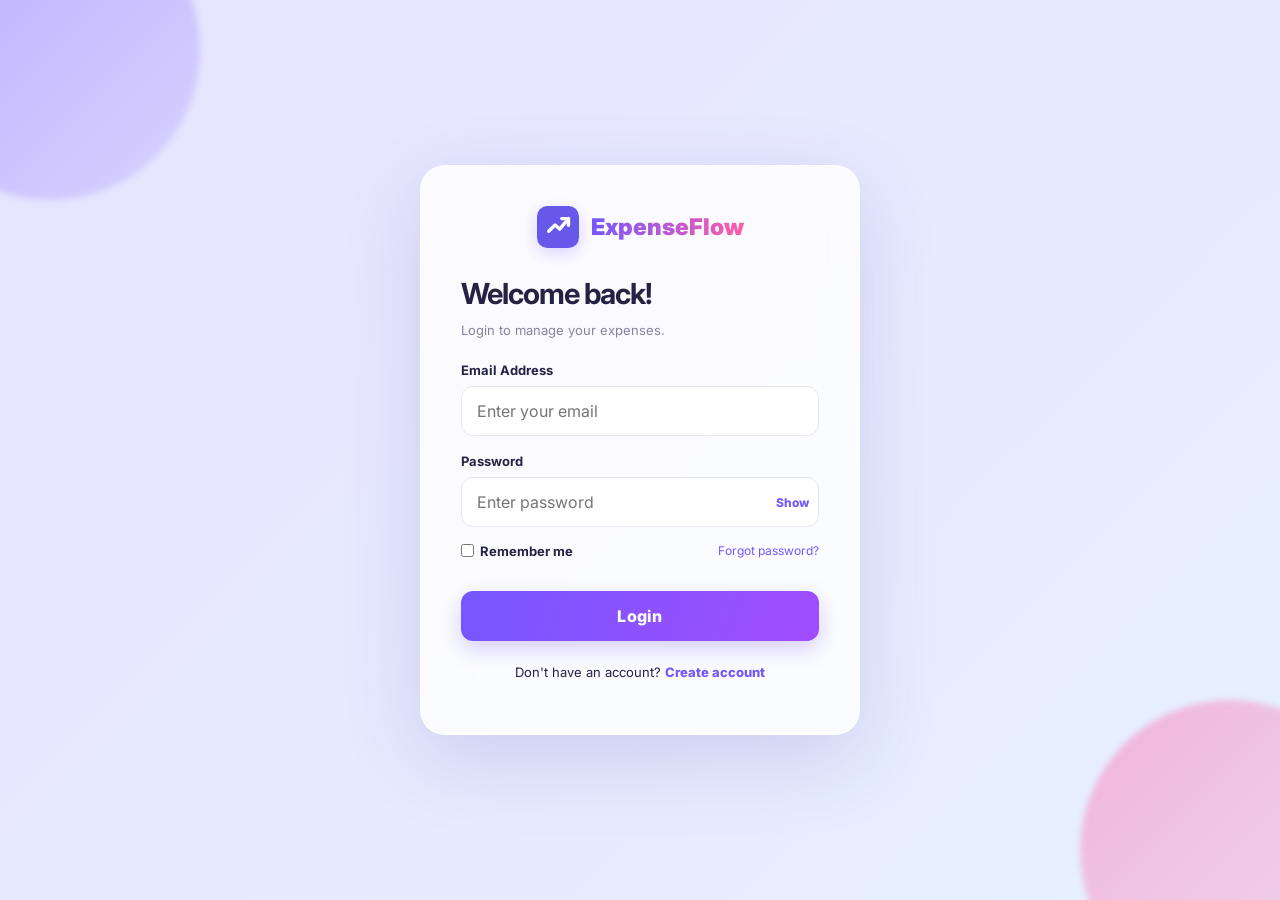
<file: index.html>
<!DOCTYPE html>
<html lang="en">
<head>
    <meta charset="UTF-8">
    <meta name="viewport" content="width=device-width, initial-scale=1.0">
    <title>ExpenseFlow</title>
</head>
<body>
    <script>
        const user = localStorage.getItem("ef_current");

        if (user) {
            window.location.href = "dashboard.html";
        } else {
            window.location.href = "login.html";
        }
    </script>
</body>
</html>
</file>
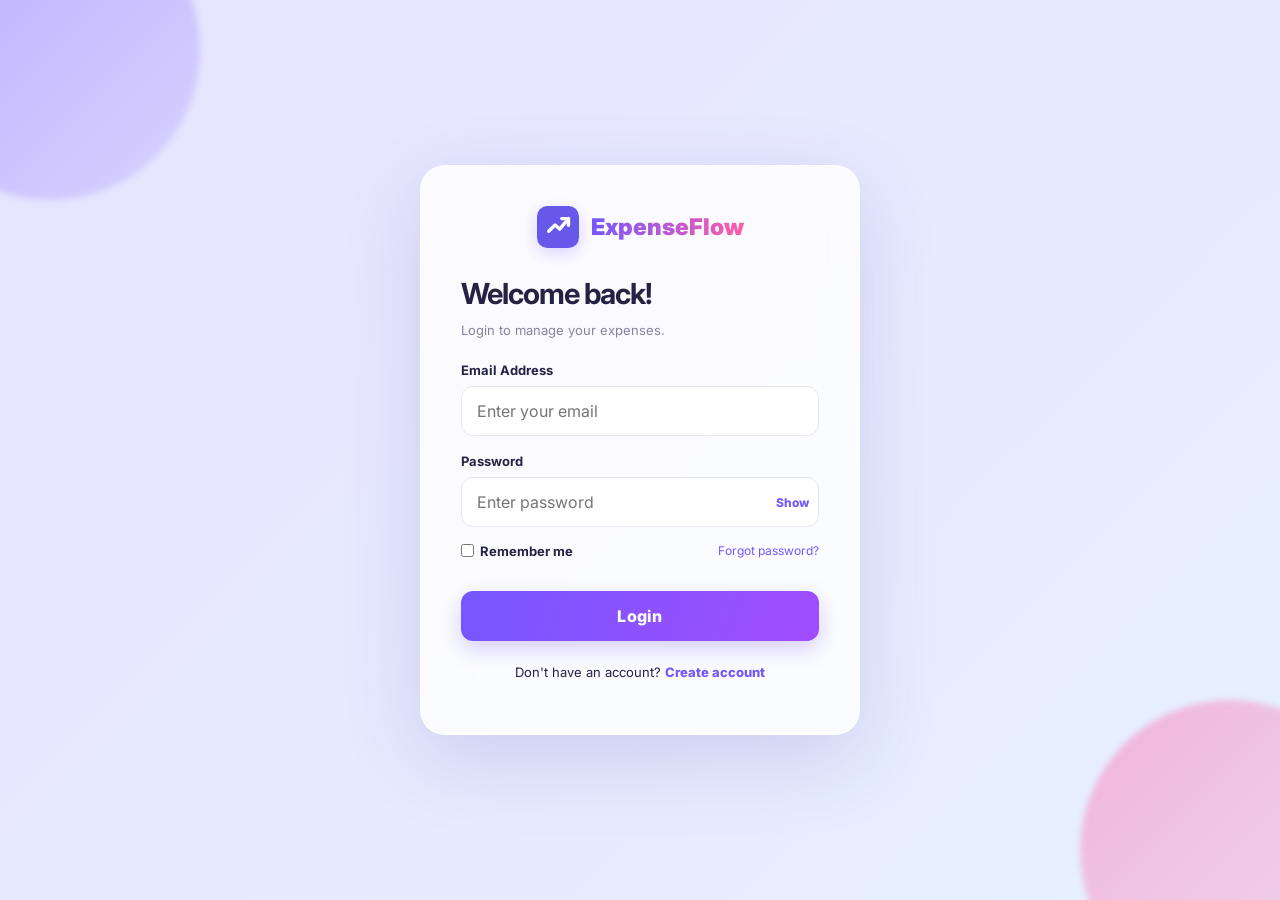
<file: dashboard.html>
<!DOCTYPE html>
<html lang="en">
<head>
    <meta charset="UTF-8">
    <meta name="viewport" content="width=device-width, initial-scale=1.0">
    <title>Dashboard | ExpenseFlow</title>

    <link rel="stylesheet" href="style.css">
    <link rel="stylesheet" href="dashboard.css">
</head>
<body class="dashboard-page">

    <aside class="sidebar">
        <div class="brand">
            <img src="logo.svg" alt="Logo">
            <h2>ExpenseFlow</h2>
        </div>

        <nav>
            <a class="active" href="dashboard.html">⌂ Dashboard</a>
            <a href="#transactions">▤ Transactions</a>
            <a href="profile.html">◉ My Profile</a>
        </nav>

        <button class="logout-btn" id="logoutBtn">
            ↪ Logout
        </button>
    </aside>

    <main class="main-content">

        <header class="topbar">
            <div>
                <h1>Dashboard</h1>
                <p class="muted">Manage your money in one place.</p>
            </div>

            <div class="user-info">
                <span id="welcomeName">Welcome!</span>
                <div class="avatar" id="userAvatar">U</div>
            </div>
        </header>

        <section class="summary-grid">

            <div class="summary-card income-card">
                <p>Total Income</p>
                <h2 id="totalIncome">₹0</h2>
                <span>Money received</span>
            </div>

            <div class="summary-card expense-card">
                <p>Total Expenses</p>
                <h2 id="totalExpense">₹0</h2>
                <span>Money spent</span>
            </div>

            <div class="summary-card balance-card">
                <p>Available Balance</p>
                <h2 id="totalBalance">₹0</h2>
                <span>Your remaining money</span>
            </div>

        </section>

        <section class="content-grid">

            <div class="panel">
                <h2>Add Transaction</h2>

                <form id="transactionForm">

                    <label>Transaction Title</label>
                    <input type="text" id="transactionTitle"
                           placeholder="e.g. Monthly Salary" required>

                    <label>Amount (₹)</label>
                    <input type="number" id="transactionAmount"
                           placeholder="Enter amount"
                           min="1" step="0.01" required>

                    <label>Transaction Type</label>
                    <select id="transactionType" required>
                        <option value="income">Income</option>
                        <option value="expense">Expense</option>
                    </select>

                    <label>Date</label>
                    <input type="date" id="transactionDate" required>

                    <button type="submit" class="primary-btn">
                        Add Transaction
                    </button>

                </form>
            </div>

            <div class="panel">
                <h2>Income vs Expense</h2>

                <div class="chart-row">
                    <span>Income</span>

                    <div class="bar-bg">
                        <div id="incomeBar" class="bar income-bar"></div>
                    </div>

                    <strong id="incomePercent">0%</strong>
                </div>

                <div class="chart-row">
                    <span>Expense</span>

                    <div class="bar-bg">
                        <div id="expenseBar" class="bar expense-bar"></div>
                    </div>

                    <strong id="expensePercent">0%</strong>
                </div>

                <p class="muted chart-note">
                    Your income and expenses are calculated from your transactions.
                </p>
            </div>

        </section>

        <section class="panel transactions-panel" id="transactions">

            <div class="section-heading">
                <div>
                    <h2>Recent Transactions</h2>
                    <p class="muted">Your latest financial activity.</p>
                </div>
            </div>

            <div class="table-wrap">
                <table>
                    <thead>
                        <tr>
                            <th>Title</th>
                            <th>Date</th>
                            <th>Type</th>
                            <th>Amount</th>
                            <th>Action</th>
                        </tr>
                    </thead>

                    <tbody id="transactionList"></tbody>
                </table>
            </div>

            <p id="emptyMessage" class="empty-message">
                No transactions yet. Add your first transaction!
            </p>

        </section>

    </main>

    <script src="dashboard.js"></script>
</body>
</html>
</file>
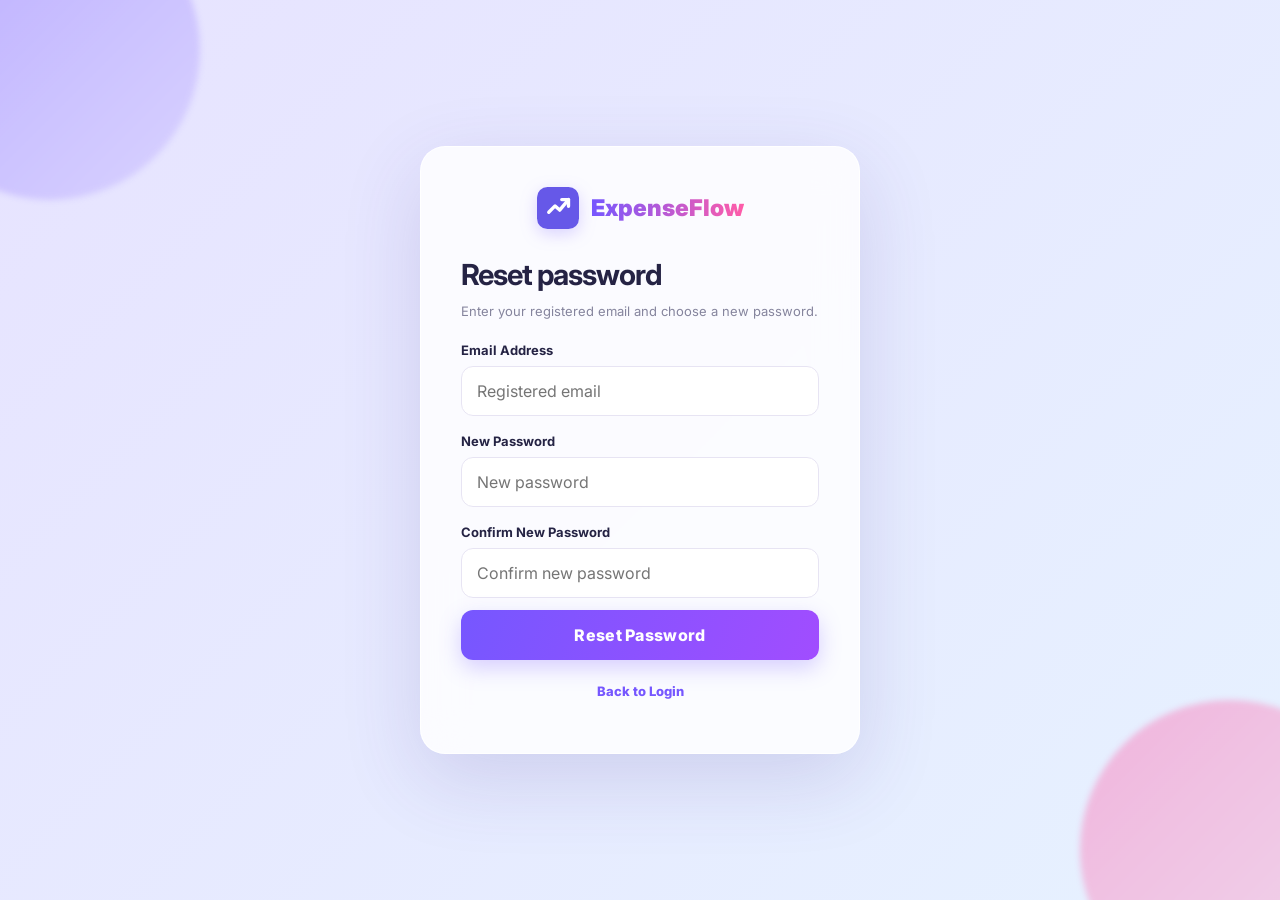
<file: forgot-password.html>
<!DOCTYPE html>
<html lang="en">
<head>
    <meta charset="UTF-8">
    <meta name="viewport" content="width=device-width, initial-scale=1.0">
    <title>Reset Password | ExpenseFlow</title>

    <link rel="stylesheet" href="style.css">
    <link rel="stylesheet" href="auth.css">
</head>
<body class="auth-page">

    <div class="auth-card">
        <div class="brand">
            <img src="logo.svg" alt="ExpenseFlow Logo">
            <h2>ExpenseFlow</h2>
        </div>

        <h1>Reset password</h1>
        <p class="muted">
            Enter your registered email and choose a new password.
        </p>

        <form id="resetForm">
            <label>Email Address</label>
            <input type="email" id="resetEmail"
                   placeholder="Registered email" required>

            <label>New Password</label>
            <input type="password" id="newPassword"
                   placeholder="New password"
                   required minlength="6">

            <label>Confirm New Password</label>
            <input type="password" id="confirmNewPassword"
                   placeholder="Confirm new password" required>

            <button class="primary-btn" type="submit">
                Reset Password
            </button>
        </form>

        <p class="bottom-text">
            <a href="login.html">Back to Login</a>
        </p>

        <p id="authMessage" class="message"></p>
    </div>

    <script src="auth.js"></script>
</body>
</html>
</file>
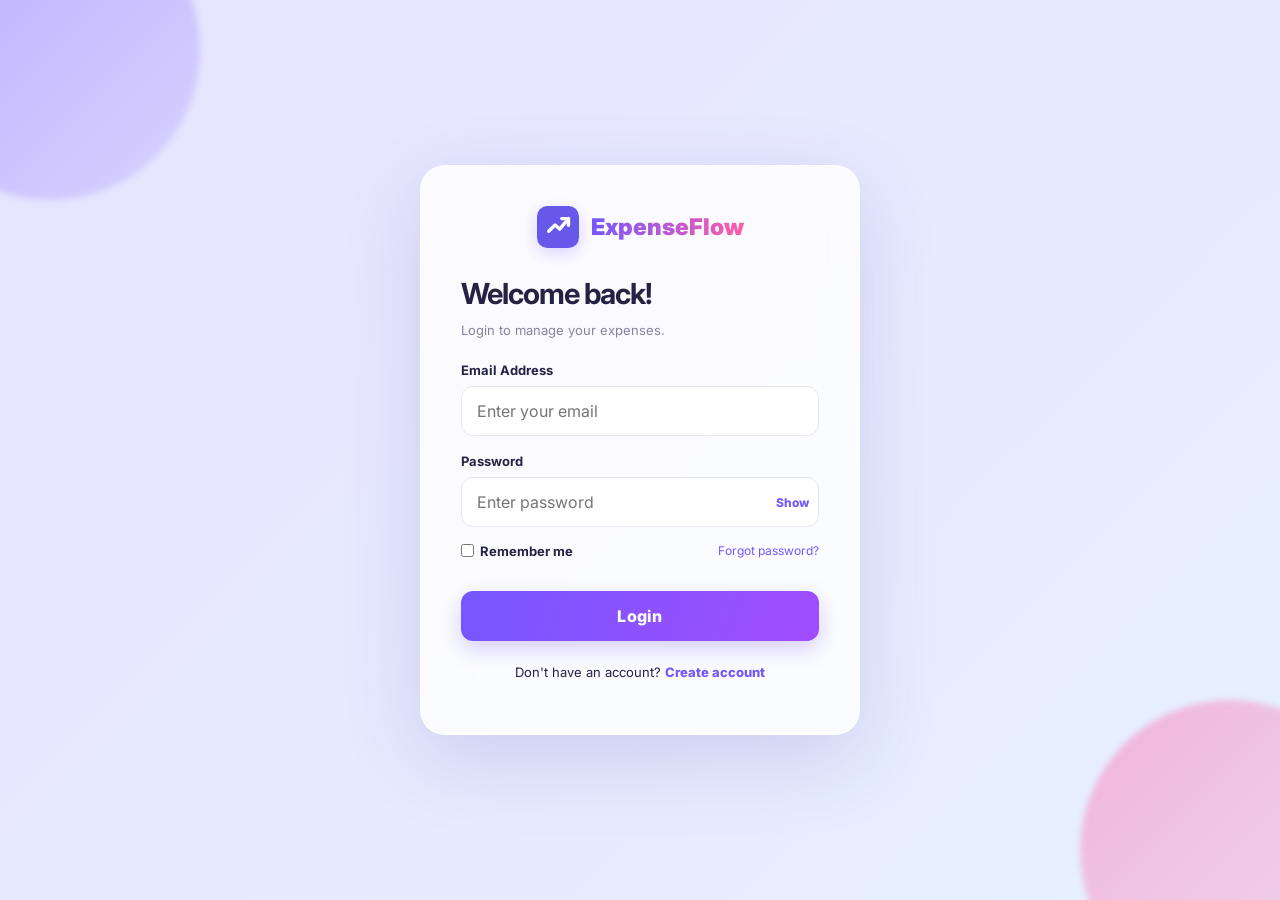
<file: login.html>
<!DOCTYPE html>
<html lang="en">
<head>
    <meta charset="UTF-8">
    <meta name="viewport" content="width=device-width, initial-scale=1.0">
    <title>Login | ExpenseFlow</title>

    <link rel="stylesheet" href="style.css">
    <link rel="stylesheet" href="auth.css">
</head>

<body class="auth-page">

    <div class="auth-card">

        <div class="brand">
            <img src="logo.svg" alt="Logo">
            <h2>ExpenseFlow</h2>
        </div>

        <h1>Welcome back!</h1>
        <p class="muted">Login to manage your expenses.</p>

        <form id="loginForm">

            <label>Email Address</label>
            <input type="email" id="loginEmail"
                   placeholder="Enter your email" required>

            <label>Password</label>

            <div class="password-box">
                <input type="password" id="loginPassword"
                       placeholder="Enter password" required>

                <button type="button"
                        class="show-password"
                        data-target="loginPassword">
                    Show
                </button>
            </div>

            <div class="form-between">

                <label class="remember">
                    <input type="checkbox" id="rememberMe">
                    Remember me
                </label>

                <a href="forgot-password.html">
                    Forgot password?
                </a>

            </div>

            <button class="primary-btn" type="submit">
                Login
            </button>

        </form>

        <p class="bottom-text">
            Don't have an account?
            <a href="register.html">Create account</a>
        </p>

        <p id="authMessage" class="message"></p>

    </div>

    <script src="auth.js"></script>

</body>
</html>
</file>
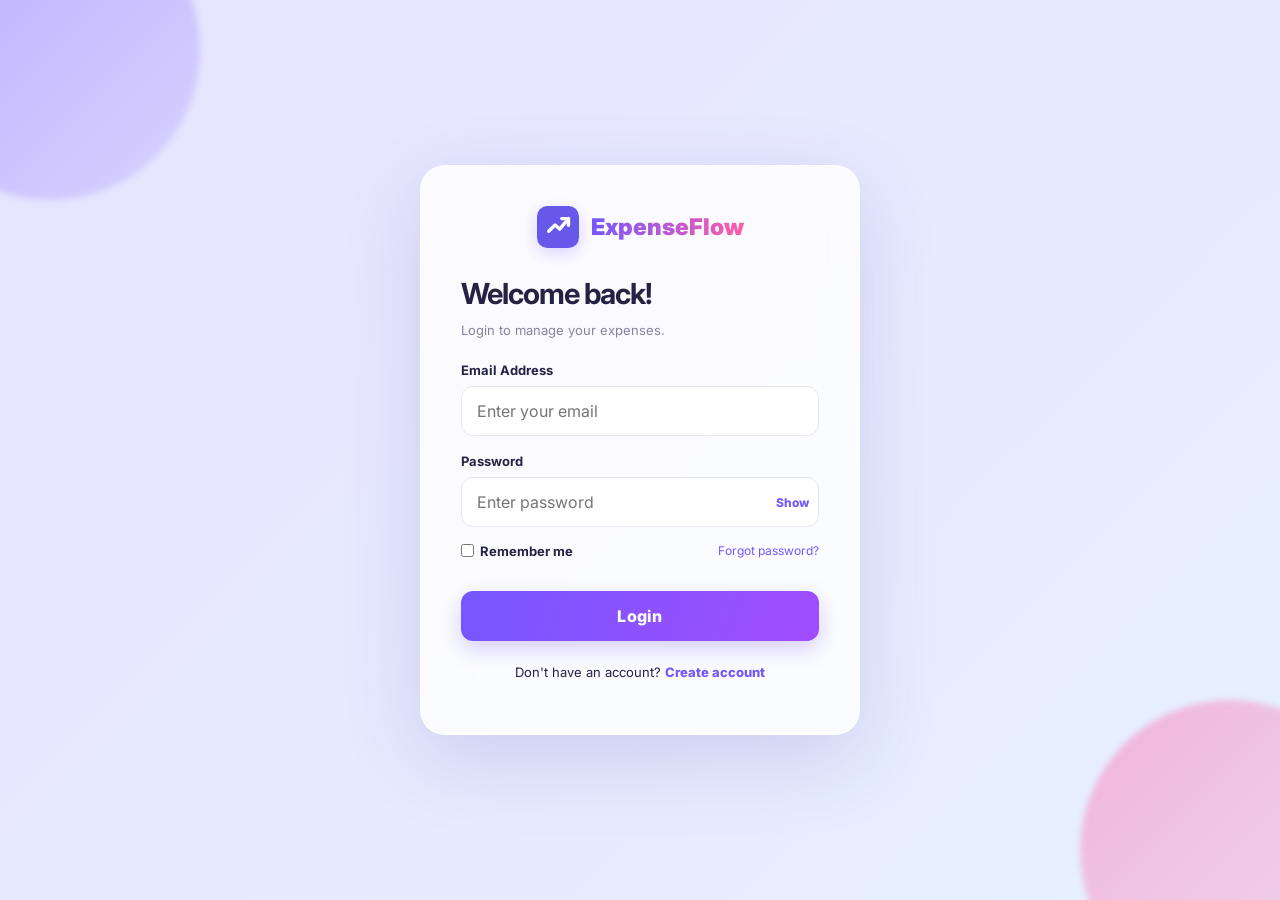
<file: profile.html>
<!DOCTYPE html>
<html lang="en">
<head>
    <meta charset="UTF-8">
    <meta name="viewport" content="width=device-width, initial-scale=1.0">
    <title>My Profile | ExpenseFlow</title>

    <link rel="stylesheet" href="style.css">
    <link rel="stylesheet" href="auth.css">
</head>
<body class="auth-page">

    <div class="auth-card">

        <div class="brand">
            <img src="logo.svg" alt="ExpenseFlow Logo">
            <h2>ExpenseFlow</h2>
        </div>

        <h1>My Profile</h1>
        <p class="muted">Update your account information.</p>

        <form id="profileForm">

            <label>Full Name</label>
            <input type="text" id="profileName" required>

            <label>Email Address</label>
            <input type="email" id="profileEmail" disabled>

            <button class="primary-btn" type="submit">
                Save Changes
            </button>

        </form>

        <p id="profileMessage" class="message"></p>

        <p class="bottom-text">
            <a href="dashboard.html">← Back to Dashboard</a>
        </p>

    </div>

    <script src="profile.js"></script>
</body>
</html>
</file>
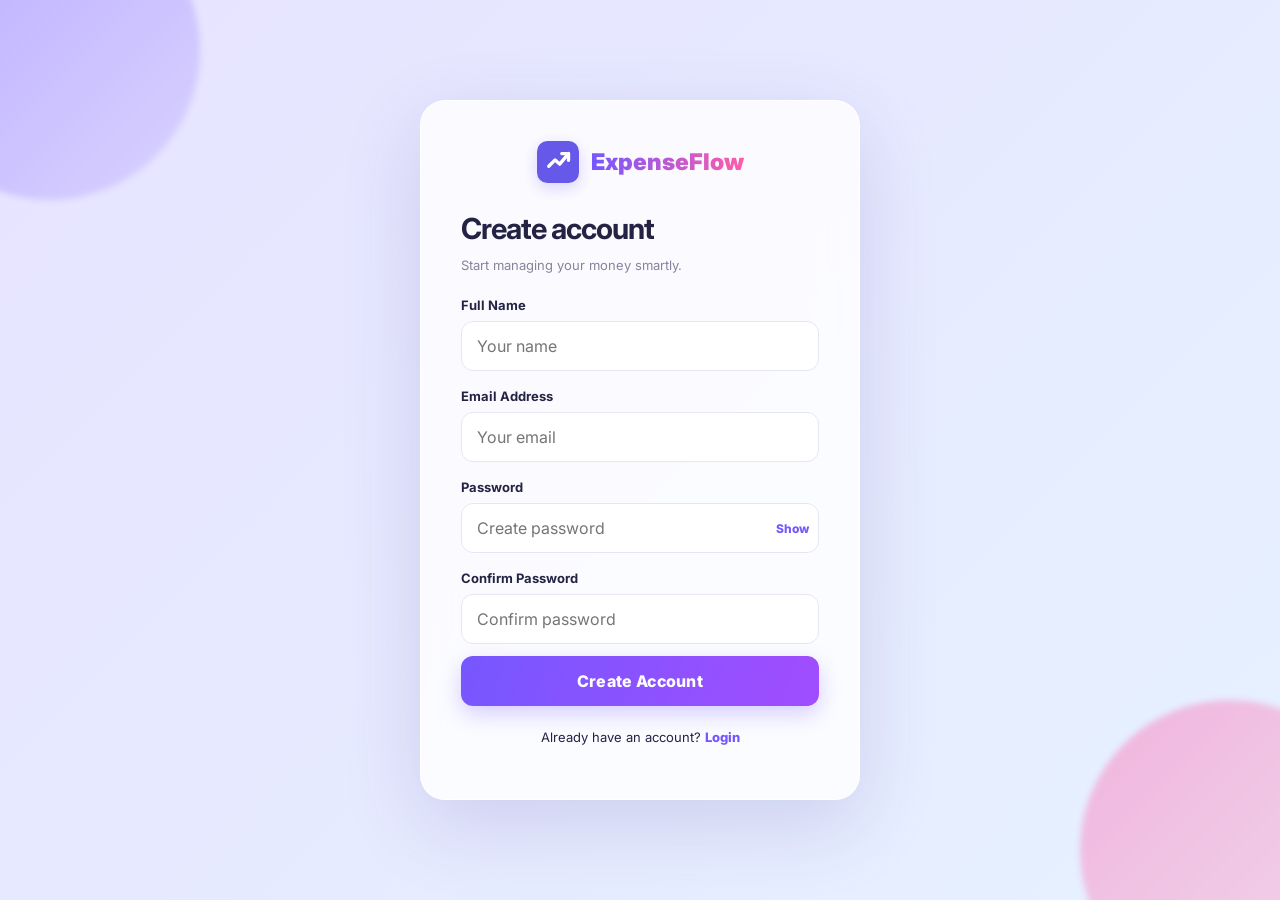
<file: register.html>
<!DOCTYPE html>
<html lang="en">
<head>
    <meta charset="UTF-8">
    <meta name="viewport" content="width=device-width, initial-scale=1.0">
    <title>Register | ExpenseFlow</title>

    <link rel="stylesheet" href="style.css">
    <link rel="stylesheet" href="auth.css">
</head>
<body class="auth-page">

    <div class="auth-card">
        <div class="brand">
            <img src="logo.svg" alt="ExpenseFlow Logo">
            <h2>ExpenseFlow</h2>
        </div>

        <h1>Create account</h1>
        <p class="muted">Start managing your money smartly.</p>

        <form id="registerForm">
            <label>Full Name</label>
            <input type="text" id="registerName"
                   placeholder="Your name" required>

            <label>Email Address</label>
            <input type="email" id="registerEmail"
                   placeholder="Your email" required>

            <label>Password</label>
            <div class="password-box">
                <input type="password" id="registerPassword"
                       placeholder="Create password"
                       required minlength="6">

                <button type="button" class="show-password"
                        data-target="registerPassword">Show</button>
            </div>

            <label>Confirm Password</label>
            <input type="password" id="confirmPassword"
                   placeholder="Confirm password" required>

            <button class="primary-btn" type="submit">
                Create Account
            </button>
        </form>

        <p class="bottom-text">
            Already have an account?
            <a href="login.html">Login</a>
        </p>

        <p id="authMessage" class="message"></p>
    </div>

    <script src="auth.js"></script>
</body>
</html>
</file>
<file: style.css>
@import url('https://fonts.googleapis.com/css2?family=Inter:wght@400;500;600;700;800;900&display=swap');

:root {
    --primary: #7657ff;
    --secondary: #00c6ff;
    --pink: #ff5ca8;
    --green: #12d6a0;
    --red: #ff5576;
    --text: #252344;
    --muted: #85849d;
    --white: #ffffff;
    --border: #e9e7f5;
}

* {
    margin: 0;
    padding: 0;
    box-sizing: border-box;
}

html {
    scroll-behavior: smooth;
}

body {
    font-family: 'Inter', sans-serif;
    color: var(--text);
    background: #f6f5ff;
    overflow-x: hidden;
}

a {
    color: var(--primary);
    text-decoration: none;
    transition: 0.3s;
}

a:hover {
    color: var(--pink);
}

button, input, select {
    font: inherit;
}

button {
    cursor: pointer;
}

input, select {
    width: 100%;
    padding: 14px 15px;
    border: 1px solid #e7e4f3;
    border-radius: 12px;
    outline: none;
    background: rgba(255,255,255,0.9);
    transition: 0.3s ease;
}

input:focus, select:focus {
    border-color: var(--primary);
    box-shadow: 0 0 0 4px rgba(118,87,255,0.13);
    transform: translateY(-2px);
}

label {
    display: block;
    font-size: 13px;
    font-weight: 700;
    margin: 17px 0 8px;
}

.primary-btn {
    position: relative;
    overflow: hidden;
    width: 100%;
    border: none;
    padding: 15px;
    margin-top: 12px;
    border-radius: 12px;
    color: white;
    font-weight: 800;
    letter-spacing: 0.3px;
    background: linear-gradient(110deg, #7657ff, #a14dff, #ff5ca8);
    background-size: 200% 200%;
    box-shadow: 0 8px 22px rgba(118,87,255,0.28);
    transition: 0.35s ease;
    animation: gradientMove 5s ease infinite;
}

.primary-btn:hover {
    transform: translateY(-4px) scale(1.015);
    box-shadow: 0 13px 30px rgba(118,87,255,0.4);
}

.primary-btn:active {
    transform: scale(0.97);
}

.primary-btn::after {
    content: "";
    position: absolute;
    top: 0;
    left: -120%;
    width: 70%;
    height: 100%;
    background: linear-gradient(90deg, transparent, rgba(255,255,255,.4), transparent);
    transform: skewX(-25deg);
    transition: 0.7s;
}

.primary-btn:hover::after {
    left: 150%;
}

.muted {
    color: var(--muted);
    font-size: 13px;
    line-height: 1.7;
}

.brand {
    display: flex;
    align-items: center;
    justify-content: center;
    gap: 12px;
    margin-bottom: 28px;
}

.brand img {
    width: 42px;
    height: 42px;
    filter: drop-shadow(0 5px 8px rgba(118,87,255,.25));
}

.brand h2 {
    font-size: 23px;
    font-weight: 900;
    background: linear-gradient(90deg, #7657ff, #ff5ca8);
    -webkit-background-clip: text;
    background-clip: text;
    color: transparent;
}

@keyframes gradientMove {
    0%, 100% { background-position: 0% 50%; }
    50% { background-position: 100% 50%; }
}

@keyframes float {
    0%, 100% { transform: translateY(0); }
    50% { transform: translateY(-12px); }
}

@keyframes fadeUp {
    from { opacity: 0; transform: translateY(25px); }
    to { opacity: 1; transform: translateY(0); }
}

@keyframes glow {
    0%, 100% { box-shadow: 0 0 12px rgba(118,87,255,.12); }
    50% { box-shadow: 0 0 28px rgba(118,87,255,.28); }
}

@media (prefers-reduced-motion: reduce) {
    *, *::before, *::after {
        animation-duration: 0.01ms !important;
        animation-iteration-count: 1 !important;
        scroll-behavior: auto !important;
        transition-duration: 0.01ms !important;
    }
}
</file>
<file: dashboard.css>
.dashboard-page {
    display: flex;
    min-height: 100vh;
    background: linear-gradient(135deg, #f8f7ff, #eff5ff);
}

.sidebar {
    width: 245px;
    background: rgba(255,255,255,.85);
    backdrop-filter: blur(18px);
    padding: 25px 18px;
    display: flex;
    flex-direction: column;
    border-right: 1px solid rgba(255,255,255,.8);
    position: fixed;
    top: 0;
    bottom: 0;
    left: 0;
    box-shadow: 5px 0 30px rgba(60,50,120,.04);
    z-index: 5;
}

.sidebar .brand {
    justify-content: flex-start;
    margin-bottom: 45px;
}

.sidebar nav {
    display: grid;
    gap: 12px;
}

.sidebar nav a {
    color: #85849d;
    padding: 15px;
    border-radius: 12px;
    font-size: 14px;
    font-weight: 600;
    transition: .3s ease;
}

.sidebar nav a:hover,
.sidebar nav a.active {
    color: #7657ff;
    background: linear-gradient(110deg, #efedff, #f9edff);
    transform: translateX(5px);
    box-shadow: 0 5px 15px rgba(118,87,255,.08);
}

.logout-btn {
    margin-top: auto;
    border: none;
    padding: 14px;
    border-radius: 12px;
    background: linear-gradient(100deg, #fff0f2, #ffe3eb);
    color: #e94e70;
    font-weight: 800;
    cursor: pointer;
    transition: .3s;
}

.logout-btn:hover {
    background: #ff5576;
    color: white;
    transform: translateY(-3px);
    box-shadow: 0 8px 20px rgba(255,85,118,.2);
}

.main-content {
    margin-left: 245px;
    padding: 35px;
    width: calc(100% - 245px);
}

.topbar {
    display: flex;
    justify-content: space-between;
    align-items: center;
    margin-bottom: 30px;
    gap: 15px;
    animation: fadeUp .6s ease;
}

.topbar h1 {
    font-size: 29px;
    margin-bottom: 7px;
    background: linear-gradient(90deg, #30245f, #7657ff);
    -webkit-background-clip: text;
    background-clip: text;
    color: transparent;
}

.user-info {
    display: flex;
    align-items: center;
    gap: 12px;
    font-size: 13px;
    font-weight: 700;
}

.avatar {
    width: 45px;
    height: 45px;
    display: grid;
    place-items: center;
    border-radius: 50%;
    color: white;
    font-weight: 800;
    background: linear-gradient(135deg, #7657ff, #ff5ca8);
    box-shadow: 0 5px 18px rgba(118,87,255,.3);
}

.summary-grid {
    display: grid;
    grid-template-columns: repeat(3, 1fr);
    gap: 20px;
    margin-bottom: 24px;
}

.summary-card {
    padding: 26px;
    border-radius: 20px;
    position: relative;
    overflow: hidden;
    color: white;
    box-shadow: 0 12px 30px rgba(50,40,100,.12);
    transition: .4s ease;
    animation: fadeUp .7s ease backwards;
}

.summary-card:nth-child(2) {
    animation-delay: .12s;
}

.summary-card:nth-child(3) {
    animation-delay: .24s;
}

.summary-card::after {
    content: "";
    position: absolute;
    width: 150px;
    height: 150px;
    border-radius: 50%;
    background: rgba(255,255,255,.13);
    right: -45px;
    top: -55px;
}

.summary-card:hover {
    transform: translateY(-9px) scale(1.02);
    box-shadow: 0 20px 35px rgba(50,40,100,.2);
}

.summary-card p,
.summary-card span {
    color: rgba(255,255,255,.85);
}

.summary-card p {
    font-size: 13px;
    font-weight: 600;
}

.summary-card h2 {
    margin: 15px 0 9px;
    font-size: 29px;
    position: relative;
    z-index: 1;
}

.summary-card span {
    font-size: 12px;
}

.income-card {
    background: linear-gradient(135deg, #09b98b, #35dfb1);
}

.expense-card {
    background: linear-gradient(135deg, #f04e78, #ff8a9f);
}

.balance-card {
    background: linear-gradient(135deg, #6854ed, #a47cff);
}

.content-grid {
    display: grid;
    grid-template-columns: 1fr 1fr;
    gap: 20px;
    margin-bottom: 24px;
}

.panel {
    background: rgba(255,255,255,.9);
    border: 1px solid white;
    border-radius: 20px;
    padding: 26px;
    box-shadow: 0 8px 30px rgba(40,35,90,.05);
    transition: .3s;
    animation: fadeUp .8s ease;
}

.panel:hover {
    box-shadow: 0 15px 35px rgba(118,87,255,.1);
}

.panel h2 {
    font-size: 19px;
    margin-bottom: 20px;
}

.panel form label {
    color: #55536f;
}

.chart-row {
    display: grid;
    grid-template-columns: 70px 1fr 38px;
    gap: 10px;
    align-items: center;
    margin: 27px 0;
    font-size: 12px;
}

.bar-bg {
    height: 12px;
    background: #f0eff8;
    border-radius: 20px;
    overflow: hidden;
}

.bar {
    height: 100%;
    width: 0;
    border-radius: 20px;
    transition: width 1s ease;
}

.income-bar {
    background: linear-gradient(90deg, #09b98b, #7cebc9);
}

.expense-bar {
    background: linear-gradient(90deg, #f04e78, #ff9db0);
}

.chart-note {
    margin-top: 25px;
}

.transactions-panel {
    margin-bottom: 30px;
}

.section-heading {
    margin-bottom: 18px;
}

.table-wrap {
    overflow-x: auto;
}

table {
    width: 100%;
    border-collapse: collapse;
    min-width: 580px;
}

th, td {
    padding: 16px 12px;
    text-align: left;
    border-bottom: 1px solid #efedf7;
    font-size: 13px;
}

th {
    color: #85849d;
    font-weight: 700;
}

tbody tr {
    transition: .25s;
}

tbody tr:hover {
    background: #f8f6ff;
}

.type-income {
    color: #0bb78a;
    font-weight: 700;
}

.type-expense {
    color: #f04e78;
    font-weight: 700;
}

.delete-btn {
    border: none;
    background: #fff0f2;
    color: #e94e70;
    padding: 8px 12px;
    border-radius: 8px;
    cursor: pointer;
    font-size: 12px;
    font-weight: 700;
    transition: .3s;
}

.delete-btn:hover {
    background: #e94e70;
    color: white;
    transform: scale(1.05);
}

.empty-message {
    text-align: center;
    color: #85849d;
    padding: 25px;
    font-size: 13px;
}

@media(max-width:950px) {
    .summary-grid {
        grid-template-columns: 1fr 1fr;
    }

    .content-grid {
        grid-template-columns: 1fr;
    }
}

@media(max-width:650px) {
    .sidebar {
        width: 70px;
        padding: 20px 8px;
    }

    .sidebar .brand h2,
    .sidebar nav a {
        font-size: 0;
    }

    .sidebar .brand {
        justify-content: center;
    }

    .sidebar nav a {
        text-align: center;
    }

    .sidebar nav a::first-letter {
        font-size: 19px;
    }

    .logout-btn {
        font-size: 0;
    }

    .logout-btn::first-letter {
        font-size: 18px;
    }

    .main-content {
        margin-left: 70px;
        width: calc(100% - 70px);
        padding: 20px 12px;
    }

    .summary-grid {
        grid-template-columns: 1fr;
    }

    .topbar h1 {
        font-size: 21px;
    }

    .user-info span {
        display: none;
    }
}
</file>
<file: auth.css>
.auth-page {
    min-height: 100vh;
    display: flex;
    align-items: center;
    justify-content: center;
    padding: 30px 15px;
    position: relative;
    overflow: hidden;
    background: linear-gradient(135deg, #e7e3ff, #e6f6ff, #ffe5f1, #eee9ff);
    background-size: 400% 400%;
    animation: gradientMove 12s ease infinite;
}

.auth-page::before,
.auth-page::after {
    content: "";
    position: fixed;
    width: 300px;
    height: 300px;
    border-radius: 50%;
    filter: blur(3px);
    opacity: .4;
    pointer-events: none;
    animation: float 6s ease-in-out infinite;
}

.auth-page::before {
    background: linear-gradient(135deg, #7657ff, #c5b8ff);
    top: -100px;
    left: -100px;
}

.auth-page::after {
    background: linear-gradient(135deg, #ff5ca8, #ffb3d2);
    bottom: -100px;
    right: -100px;
    animation-delay: 2s;
}

.auth-card {
    width: 100%;
    max-width: 440px;
    padding: 40px;
    border-radius: 25px;
    position: relative;
    z-index: 1;
    background: rgba(255,255,255,.82);
    backdrop-filter: blur(20px);
    -webkit-backdrop-filter: blur(20px);
    border: 1px solid rgba(255,255,255,.9);
    box-shadow: 0 25px 80px rgba(75,55,150,.16);
    animation: fadeUp .7s ease;
    transition: .4s;
}

.auth-card:hover {
    box-shadow: 0 30px 90px rgba(118,87,255,.22);
    transform: translateY(-3px);
}

.auth-card h1 {
    font-size: 29px;
    margin-bottom: 8px;
    letter-spacing: -1px;
}

.auth-card form {
    margin-top: 20px;
}

.password-box {
    display: flex;
    position: relative;
}

.password-box input {
    padding-right: 65px;
}

.show-password {
    position: absolute;
    right: 10px;
    top: 50%;
    transform: translateY(-50%);
    background: none;
    border: none;
    color: #7657ff;
    font-weight: 800;
    font-size: 12px;
}

.form-between {
    display: flex;
    justify-content: space-between;
    align-items: center;
    margin: 16px 0 20px;
    font-size: 12px;
}

.remember {
    display: flex;
    align-items: center;
    gap: 6px;
    margin: 0;
}

.remember input {
    width: auto;
    accent-color: #7657ff;
}

.bottom-text {
    text-align: center;
    margin-top: 23px;
    font-size: 13px;
}

.bottom-text a {
    font-weight: 800;
}

.message {
    margin-top: 14px;
    text-align: center;
    font-size: 13px;
    font-weight: 600;
}

@media(max-width:480px) {
    .auth-card {
        padding: 28px 20px;
    }
}
</file>
